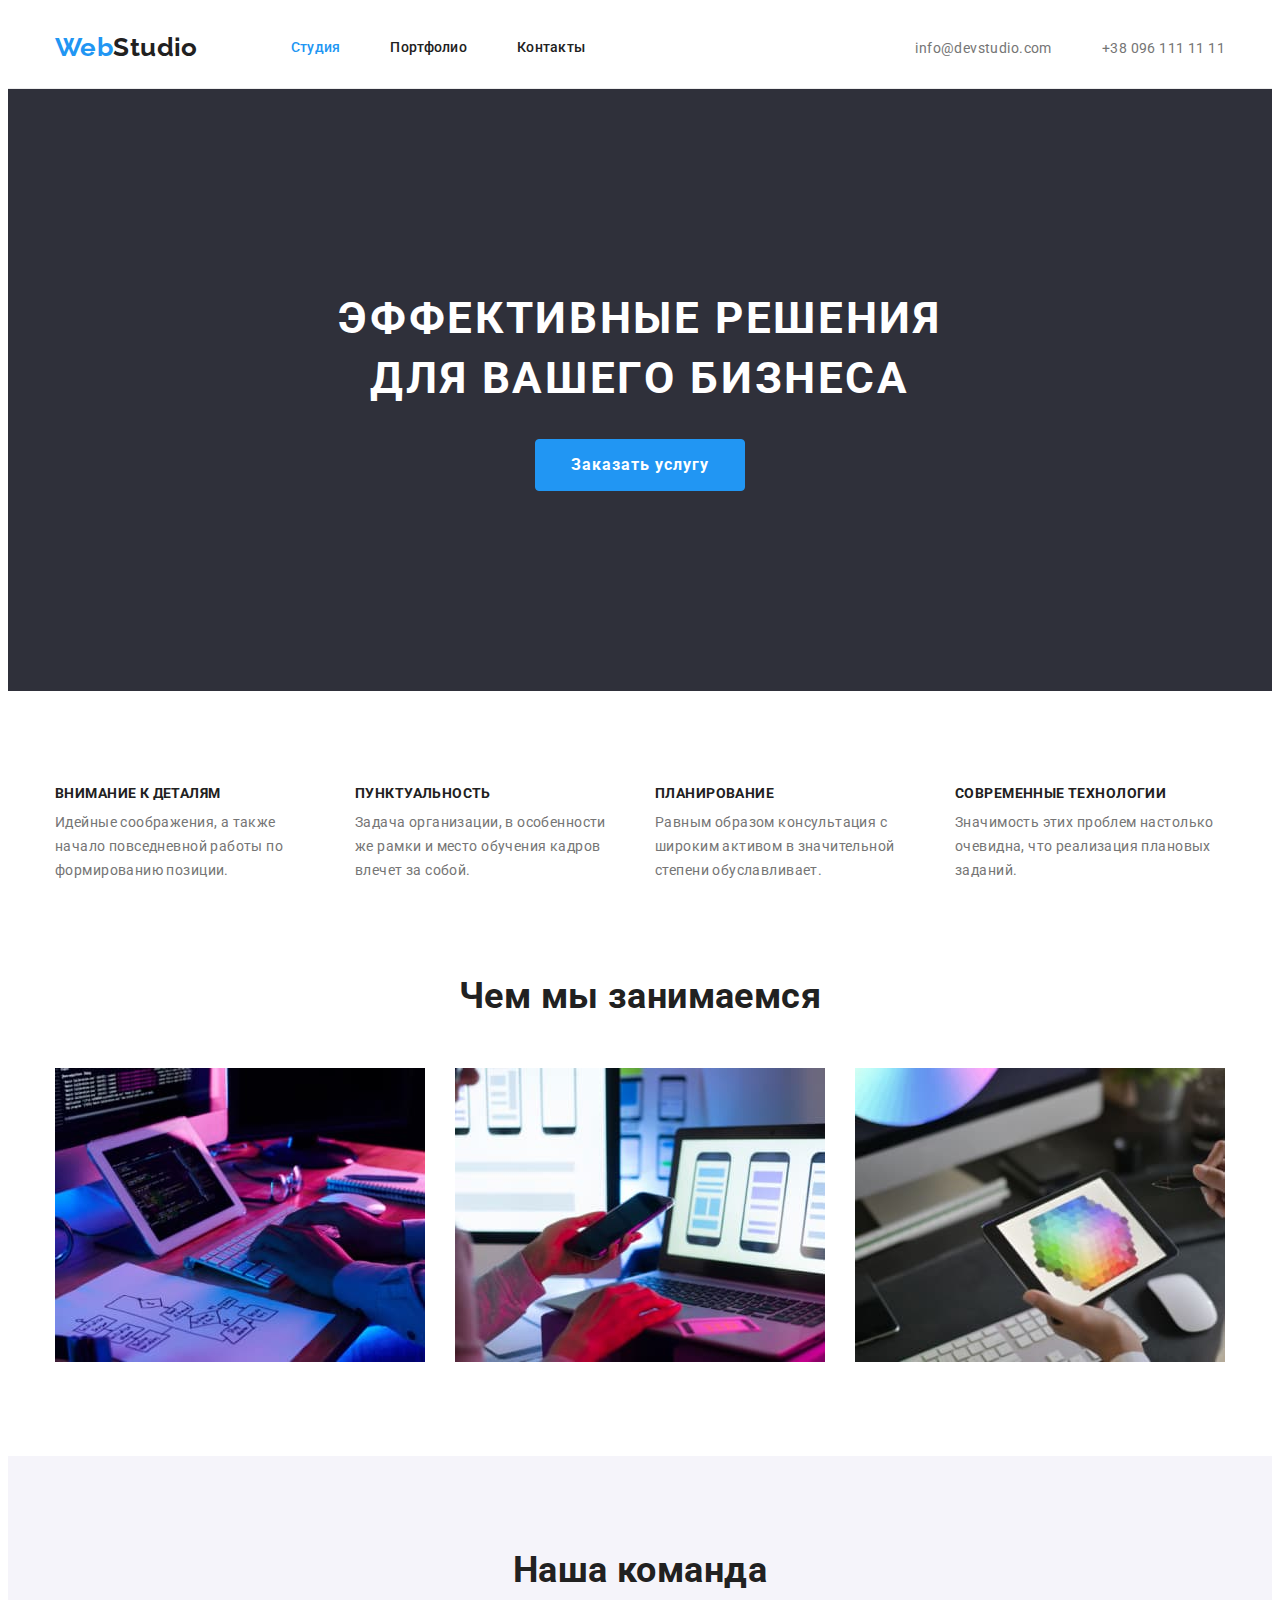
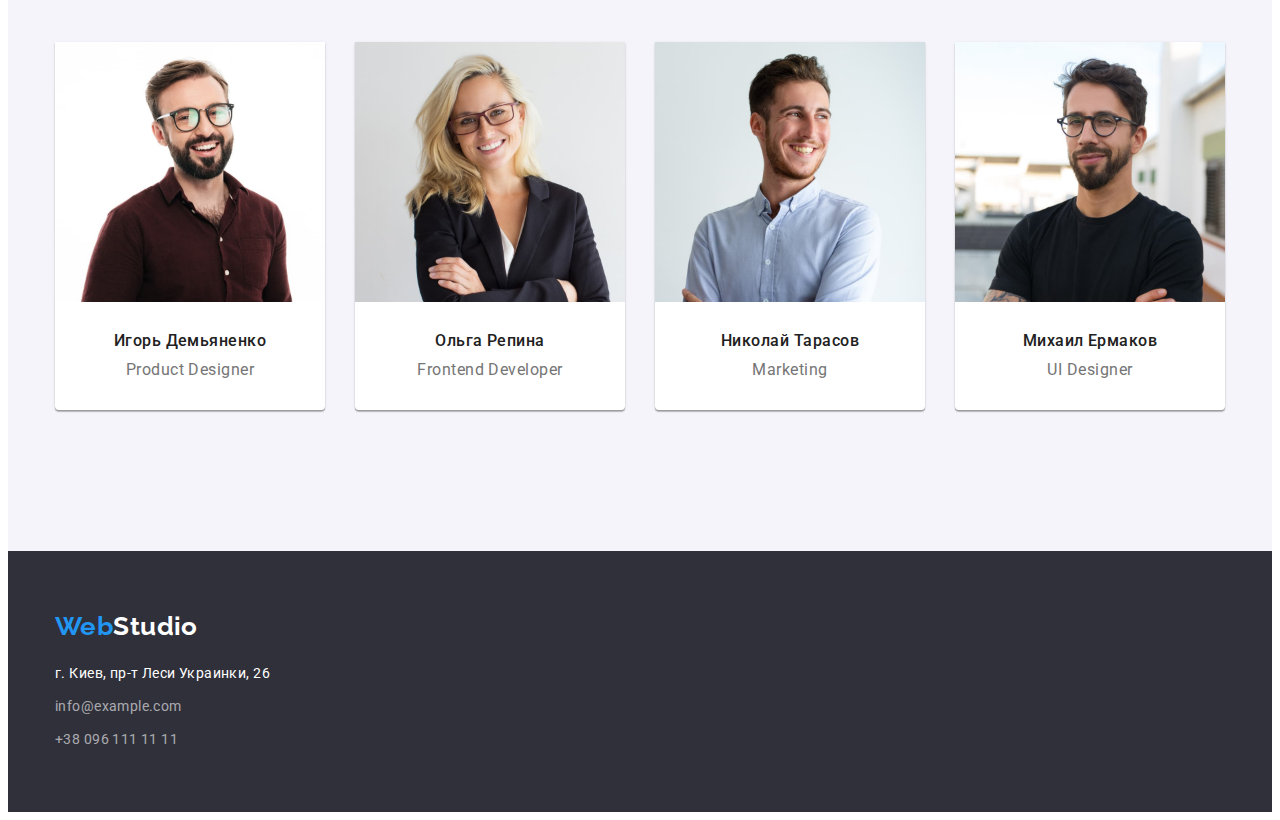
<file: index.html>
<!DOCTYPE html>
<html lang="ru">
<head>
	<meta charset="UTF-8">
	<meta name="viewport" content="width=device-width, initial-scale=1.0">
	<title>Студия</title>
	<link href="https://fonts.googleapis.com/css2?family=Raleway:wght@400;700&family=Roboto:wght@400;500;700;900&display=swap" rel="stylesheet">
	<link rel="stylesheet" href="https://cdnjs.cloudflare.com/ajax/libs/modern-normalize/1.1.0/modern-normalize.min.css" integrity="sha512-wpPYUAdjBVSE4KJnH1VR1HeZfpl1ub8YT/NKx4PuQ5NmX2tKuGu6U/JRp5y+Y8XG2tV+wKQpNHVUX03MfMFn9Q==" crossorigin="anonymous" referrerpolicy="no-referrer" />
	<link rel="stylesheet" href="./css/styles.css">
</head>

<body>
	
	<header class="header">
		<div class="container">
			<a href="" class="logo "><span>Web</span>Studio </a>
		<nav class="header-nav">
			<ul class="header-list list">
				<li class="header-item  "><a class="link currentlink header-top-link " target="_blank" href="./index.html" > Студия</a> </li>
				<li class="header-item "><a class="link header-top-link   " target="_blank" href="./portfolio.html" >Портфолио</a></li>			
				<li><a class="link header-top-link " target="_blank" href="" >Контакты</a></li>
			</ul>
		</nav>	
			<ul class="header-link list">
			<li class="header-item"><a class="header-link-list " href="mailto:info@devstudio.com">info@devstudio.com</a></li>
			<li class="header-item"><a class="header-link-list " href="tel:+380961111111"> +38 096 111 11 11</a></li>
			</ul>
		
		</div>
	</header>
	<main>	
    <section class="business_idea">
		<div class="container">
		<h1 class="idea-title">Эффективные решения для вашего бизнеса</h1>
		<button type="button" class="btn">Заказать услугу</button>
		</div>
	</section>
	<section class="plan section">
		<div class="container">
		<h2 class="visually-hidden">Наши плюсы</h2>
		
		<ul class="plan-list list" >
			<li class="plan-item">
				<h3 class="plan-title">Внимание к деталям</h3>
				<p class="plan-text">Идейные соображения, а также начало повседневной работы по формированию позиции.</p>
			</li>
			<li class="plan-item">
				<h3 class="plan-title">Пунктуальность</h3>
				<p class="plan-text">Задача организации, в особенности же рамки и место обучения кадров влечет за собой.</p>
			</li>
			<li class="plan-item">
				<h3 class="plan-title">Планирование</h3>
				<p class="plan-text">Равным образом консультация с широким активом в значительной степени обуславливает.</p>
			</li>
			<li class="plan-item">
				<h3 class="plan-title">Современные технологии</h3>
				<p class="plan-text">Значимость этих проблем настолько очевидна, что реализация плановых заданий.</p>
			</li>
		</ul>
	</div>
	</section>
	<section class="prise section">
		<div class="container">
		<h2 class="prise-title top-title">Чем мы занимаемся</h2>
	<ul class="prise-list list">
		<li> <img class="prise-image" src="./images/price1.jpg" width="370" alt="верстка сайта"></li>
		<li> <img class="prise-image" src="./images/price2.jpg" width="370" alt="адаптивность сайта"></li>
		<li> <img class="prise-image" src="./images/price3.jpg" width="370" alt="стилизация сайта"></li>
	</ul>
</div>
	</section>
	<section class="our-team section">
		<div class="container">
		<h2 class="team-title top-title">Наша команда</h2>
		<ul class="team-list list">
			
			<li class="our-team-cards">
				<img src="./images/team1.jpg" alt="Игорь Демьяненко" width="270">
				<div class="team-list-text">
				<h3 class="team-title-text"> Игорь Демьяненко</h3>
				<p class="team-text">Product Designer</p>
				</div>
			</li>	
			<li class="our-team-cards">
				<img src="./images/team2.jpg" alt="Ольга Репина" width="270">
				<div class="team-list-text">
				<h3 class="team-title-text">Ольга Репина </h3>
				<p class="team-text">Frontend Developer</p>
				</div>
			</li>
			<li class="our-team-cards">
				<img src="./images/team3.jpg" alt="Николай Тарасов" width="270">
				<div class="team-list-text">
				<h3 class="team-title-text">Николай Тарасов </h3>
				<p class="team-text">Marketing</p>
				</div>
			</li>
			<li class="our-team-cards">
				<img src="./images/team4.jpg" alt="Михаил Ермаков" width="270">
				<div class="team-list-text">
				<h3 class="team-title-text">Михаил Ермаков </h3>
				<p class="team-text">UI Designer</p>
				</div>
			</li>
		</ul>
	</div>
	</section>
	</main>
<footer class="footer">
	<div class="container">
	<a href="" class="logo footer-logo"><span>Web</span>Studio </a>
	<address>
		<ul class="footer-list list">
			<li ><a class="link address footer-link" href="https://bit.ly/3pXMvUd" target="_blank" rel="noopener noreferrer">г. Киев, пр-т
					Леси Украинки, 26</a> </li>
			<li><a class="link footer-address footer-link" href="mailto:info@devstudio.com">info@example.com</a> </li>
			<li><a class="link footer-address footer-link" href="tel:+380961111111">+38 096 111 11 11</a> 
			</li>
			</ul>
	</address>
	</div>
</footer>

</body>
</file>
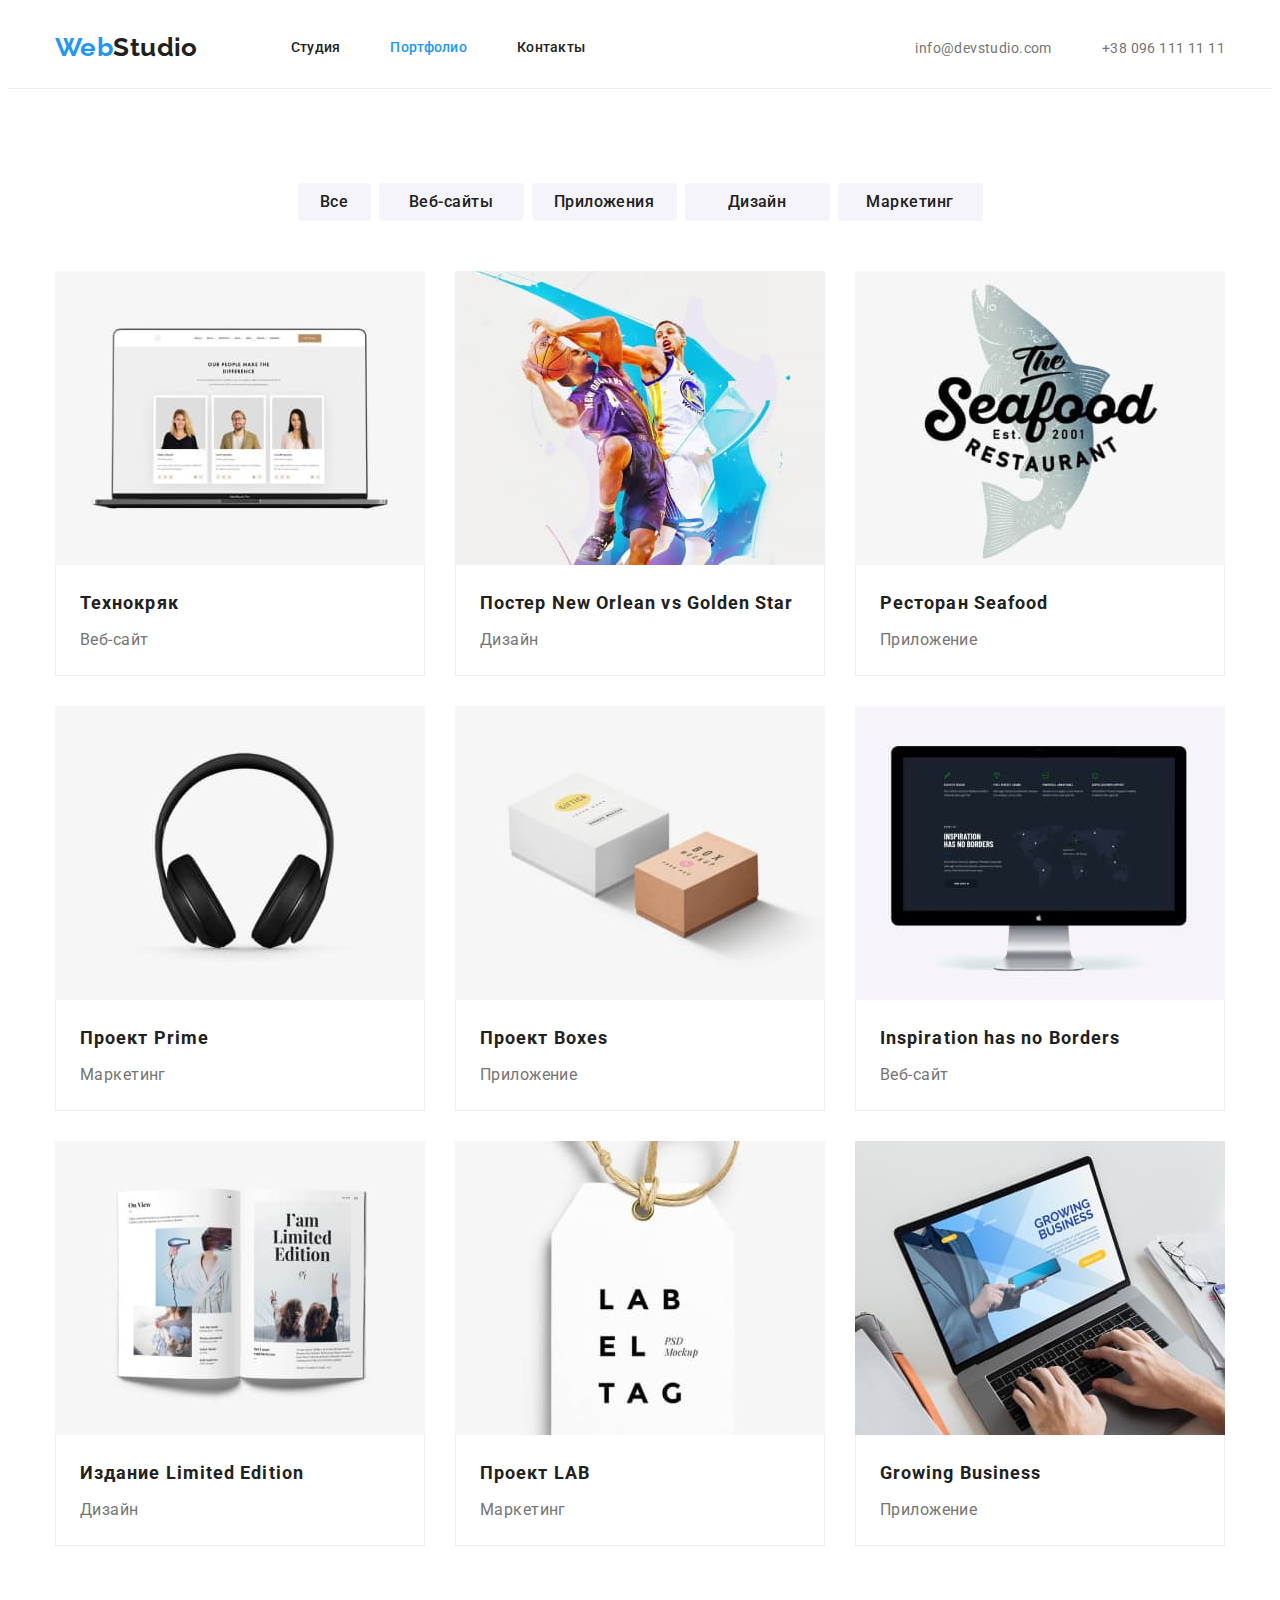
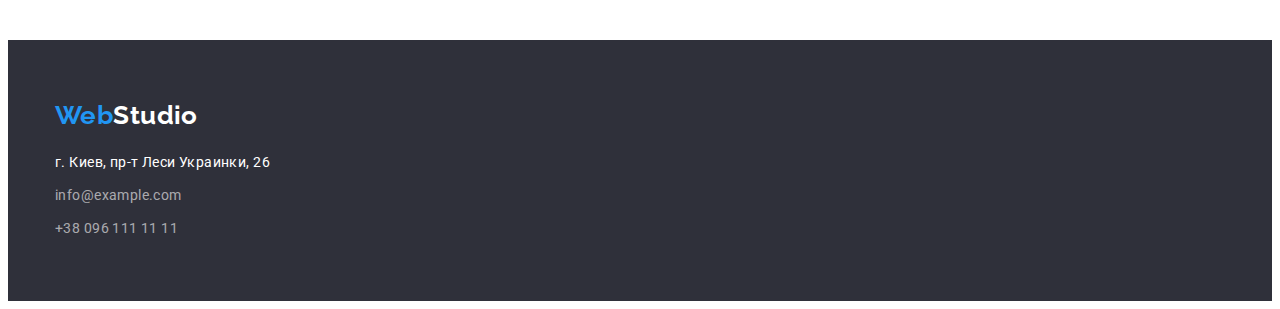
<file: portfolio.html>
<!DOCTYPE html>
<html lang="ru">
<head>
	<meta charset="UTF-8">
	<meta name="viewport" content="width=device-width, initial-scale=1.0">
	<title>Портфолио</title>
	<link href="https://fonts.googleapis.com/css2?family=Raleway:wght@400;700&family=Roboto:wght@400;500;700;900&display=swap" rel="stylesheet">
    <link rel="stylesheet" href="https://cdnjs.cloudflare.com/ajax/libs/modern-normalize/1.1.0/modern-normalize.min.css" integrity="sha512-wpPYUAdjBVSE4KJnH1VR1HeZfpl1ub8YT/NKx4PuQ5NmX2tKuGu6U/JRp5y+Y8XG2tV+wKQpNHVUX03MfMFn9Q==" crossorigin="anonymous" referrerpolicy="no-referrer" />
	<link rel="stylesheet" href="./css/styles.css">
</head>
<body>
    <header class="header">
		<div class="container">
			<a href="" class="logo "><span>Web</span>Studio </a>
		<nav class="header-nav">
			<ul class="header-list list">
				<li class="header-item"><a class="link " target="_blank" href="./index.html" > Студия</a> </li>
				<li class="header-item "><a class="link currentlink " target="_blank" href="./portfolio.html" >Портфолио</a></li>			
				<li><a class="link  " target="_blank" href="" >Контакты</a></li>
			</ul>
		</nav>	
			<ul class="header-link list">
			<li class="header-item"><a class="header-link-list " href="mailto:info@devstudio.com">info@devstudio.com</a></li>
			<li class="header-item"><a class="header-link-list " href="tel:+380961111111"> +38 096 111 11 11</a></li>
			</ul>
		
		</div>
	</header>
<main>
</div>
    <section class="section">
     <div class="container">  
    <h1 class="visually-hidden">Примеры работ</h1>
    
    <ul class=" portfolio-top-list list ">
        <li class="portfolio-item" ><button class="portfolio-btn btn-all" type="button">Все</button></li>
        <li class="portfolio-item" ><button class="portfolio-btn" type="button">Веб-сайты</button></li>
        <li class="portfolio-item" ><button class="portfolio-btn" type="button">Приложения</button></li>
        <li class="portfolio-item" ><button class="portfolio-btn" type="button">Дизайн</button></li>
        <li class="portfolio-item" ><button class="portfolio-btn" type="button">Маркетинг</button></li>
    </ul>

    <ul class="portfolio-list list">
        <li class="potfolio-cards-item"><a class="portfolio-link" href="">
            <img  class="portfolio-image" src="./images/portfolio/portfolio1.jpg" width="370px" alt="примеры работ">
            <div class="portfolio-top-text">
            <h2 class="portfolio-title">Технокряк</h2>
            <p class="portfolio-text">Веб-сайт</p>
            </div>
             </a>
        </li>

        <li class="potfolio-cards-item"><a class="portfolio-link" href="">
            <img  class="portfolio-image"  src="./images/portfolio/portfolio2.jpg" width="370px" alt="примеры работ">
            <div class="portfolio-top-text">
            <h2 class="portfolio-title">Постер New Orlean vs Golden Star</h2>
            <p class="portfolio-text">Дизайн</p>
            </div>
            </a>
        </li>

        <li class="potfolio-cards-item">
            <a class="portfolio-link" href="">
                <img  class="portfolio-image"  src="./images/portfolio/portfolio3.jpg" width="370px" alt="примеры работ">
                <div class="portfolio-top-text">
                <h2 class="portfolio-title">Ресторан Seafood</h2>
                <p class="portfolio-text">Приложение</p>
                </div>
            </a>
        </li>

        <li class="potfolio-cards-item"><a class="portfolio-link" href="">
            <img  class="portfolio-image"  src="./images/portfolio/portfolio4.jpg" width="370px" alt="примеры работ">
            <div class="portfolio-top-text">
            <h2 class="portfolio-title">Проект Prime</h2>
            <p class="portfolio-text">Маркетинг</p>
             </div>
            </a>
        </li>

        <li class="potfolio-cards-item"><a class="portfolio-link" href="">
            <img  class="portfolio-image"  src="./images/portfolio/portfolio5.jpg" width="370px" alt="примеры работ">
            <div class="portfolio-top-text">
            <h2 class="portfolio-title">Проект Boxes</h2>
            <p class="portfolio-text">Приложение</p>
            </div>
            </a>
        </li>

        <li class="potfolio-cards-item"><a class="portfolio-link" href="">
            <img  class="portfolio-image"  src="./images/portfolio/portfolio6.jpg" width="370px" alt="примеры работ">
            <div class="portfolio-top-text">
            <h2 class="portfolio-title">Inspiration has no Borders</h2>
            <p class="portfolio-text">Веб-сайт</p>
            </div>
            </a>
        </li>

        <li class="potfolio-cards-item"><a class="portfolio-link" href=""><img  class="portfolio-image"  src="./images/portfolio/portfolio7.jpg" width="370px" alt="примеры работ"> 
            <div class="portfolio-top-text">
            <h2 class="portfolio-title">Издание Limited Edition</h2>
            <p class="portfolio-text">Дизайн</p>
            </div>
            </a>
        </li>

        <li class="potfolio-cards-item"><a class="portfolio-link" href="">
            <img  class="portfolio-image"  src="./images/portfolio/portfolio8.jpg" width="370px" alt="примеры работ">
            <div class="portfolio-top-text">
                <h2 class="portfolio-title">Проект LAB</h2>
                <p class="portfolio-text">Маркетинг</p>
            </div>
        </a>
        </li>

        <li class="potfolio-cards-item"><a class="portfolio-link" href=""> <img  class="portfolio-image"  src="./images/portfolio/portfolio9.jpg" width="370px" alt="примеры работ">
            <div class="portfolio-top-text">
                <h2 class="portfolio-title"> Growing Business</h2>
                <p class="portfolio-text">Приложение</p>
            </div>
        </a>
        </li>
    </ul>
    </div> 

</section>
</main>
    <footer class="footer">
        <div class="container">
        <a href="" class="logo footer-logo"><span>Web</span>Studio </a>
        <address>
            <ul class="footer-list list">
                <li ><a class="link address" href="https://bit.ly/3pXMvUd" target="_blank" rel="noopener noreferrer">г. Киев, пр-т
                        Леси Украинки, 26</a> </li>
                <li><a class="link footer-address" href="mailto/info@devstudio.com">info@example.com</a> </li>
                <li><a class="link footer-address" href="tel/+380961111111">+38 096 111 11 11</a> </li>
            </ul>
        </address>
        </div>
    </footer>
    
</body>
</file>
<file: css/styles.css>
:root{
  --general-color:#212121;
  --aсcent-color:#2196F3;
  --background-сolor: #2F303A ;
  --text-color:#757575;
  --litter-color-white:#ffffff;

}
*,
*::before,
*::after {
  box-sizing: border-box;
}

p,h1,h2,h3,h4,h5,h6{
  margin:0;
  padding: 0;
}

.section{
  padding-top: 94px;
  padding-bottom: 94px;

}

ul,ol{
  margin: 0;
  padding-left:0;
}

.container{
  width: 1200px;  max-width: 100%;
  margin: 0 auto;
  padding-left: 15px;
  padding-right: 15px;
}

body{
 
  font-family: 'Roboto';
  font-style: normal;
  font-size: 14px;
  letter-spacing: 0.03em;
  color: var(--general-color);
  background-color: var(--litter-color-white);
}
.visually-hidden {
  position: absolute;
  width: 1px;
  height: 1px;
  margin: -1px;
  border: 0;
  padding: 0;
  
  white-space: nowrap;
  clip-path: inset(100%);
  clip: rect(0 0 0 0);
  overflow: hidden;
}
.list{
  list-style: none;
}

.link{
  color: var(--general-color);
  text-decoration: none;
}
.link:hover, 
.link:focus{
  color:var(--aсcent-color) ;
}

.top-title{
font-weight: 700;
font-size: 36px;
line-height: 1.16;
text-align: center;
}


/* --------HEADER-------- */
.logo{
 text-decoration: none;
 font-family: 'Raleway', sans-serif;
font-weight: 700;
font-size: 26px;
line-height: 1.19;
color: var(--general-color);
margin-right: 93px;
padding-top: 24px;
padding-bottom: 25px;

}

.header{
  border-bottom: 1px solid #ECECEC;
}


.header .container{
  display: flex;
  align-items: center;
}

.currentlink{
  color: var(--aсcent-color);
}


span{
  color:var(--aсcent-color) ;
}



.header-list{
  display: flex;
  align-items: center;
font-weight: 500;
color: var(--general-color);
line-height: 1.14;
letter-spacing: 0.02em;


}

.header-top-link{
  padding-top: 32px;
  padding-bottom: 32px;
}

.header-link{
  display: flex;
  margin-left: auto;
  align-items: center;
  
}

.header-link-list{
  font-weight: 500;
  font-weight: normal;
  text-decoration: none;
  color: var(--text-color);
  padding-top: 32px;
  padding-bottom: 32px;
 
}
.header-link-list:hover{
  color: var(--aсcent-color);
}
.header-item:not(:last-child){
  margin-right:50px ;
}

/* ------business_idea------- */
.business_idea{
  background-color:var(--background-сolor) ;
  padding-top: 200px;
  padding-bottom: 200px;}
  

.idea-title{
  font-size: 44px;
  line-height: 1.36;
  text-align: center;
  letter-spacing: 0.06em;
  text-transform: uppercase;
  color: var(--litter-color-white);
  width: 696px;
  margin: 0 auto;
  
 
}
.btn{
  background-color: var(--aсcent-color);
  font-family:inherit ;

font-weight: 700;
font-size: 16px;
line-height: 1.88;

display: flex;
align-items: center;
text-align: center;
letter-spacing: 0.06em;
color: var(--litter-color-white);
padding: 10px 35px;
margin: 30px auto 0;
border: 1px solid var(--aсcent-color);
border-radius: 4px;

}
/* -------PLAN------- */


.plan-item:not(:last-child){
  margin-right: 30px;
}
.plan-list{
  display: flex;
}


.plan-title{
font-weight: 700;
font-size: 14px;
line-height: 16px;
letter-spacing: 0.03em;
text-transform: uppercase;
margin-bottom: 10px;
}

.plan-text{
width: 270px;
font-size: 14px;
line-height: 1.71;

letter-spacing: 0.03em;

color: var(--text-color);
}
/*---------PRISE-----------  */
.prise{
  padding-top: 0;
}

.prise-list{
  display: flex;
  justify-content: space-between;
}

img{
  display: block;
  min-width: 100%;
  height: auto;
}

.prise-title{
  margin-bottom: 50px;
}
/* -----------OUR-TEAM------------ */
.our-team{

  background: #F5F4FA;
}
.team-title{
  margin-bottom: 50px;
}
.team-title-text{
  font-family: 'Roboto';
font-style: normal;
font-weight: 500;
font-size: 16px;
line-height: 1.18;
letter-spacing: 0.03em;
color: var(--general-color);
margin-bottom: 10px;
}

.team-list{
display: flex;
padding-bottom: 47px;

}

.our-team-cards:not(:last-child){
  margin-right: 30px;
}

.our-team-cards{
 
justify-content: space-between;
 
width: 270px;
height: 368px;
left: 515px;
top: 1635px;

background: #FFFFFF;

box-shadow: 0px 1px 3px rgba(0, 0, 0, 0.12), 0px 1px 1px rgba(0, 0, 0, 0.14), 0px 2px 1px rgba(0, 0, 0, 0.2);
border-radius: 0px 0px 4px 4px;
}

 .team-text{
  font-family: 'Roboto';
  font-style: normal;
  font-size: 16px;
  line-height: 1.18;
  letter-spacing: 0.03em;
  color: var(--text-color);
 }
 

.team-list-text{
  padding: 30px 0;
  text-align: center;
}
 /* --------FOOTER------ */
 .footer{
  padding-top: 60px;
  padding-bottom: 60px;
  background: var(--background-сolor);
}
.footer-logo{
color: var(--litter-color-white);
padding-top:60px;

}
.footer-link:not(:last-child){
  margin-bottom: 9px;
}



.footer-list{
  margin-top: 20px;
  
}

.footer-address{
font-size: 14px;
line-height: 1.71;
letter-spacing: 0.03em;
color: rgba(255, 255, 255, 0.6);
}

.address{
  font-style:normal;
font-size: 14px;
line-height: 1.71;
letter-spacing: 0.03em;

color: var(--litter-color-white);
}

.footer-address{
  display: block;
  margin-top: 9px;
  font-style:normal;
}

/* -------------PORTFOLIO--------------------- */

.portfolio-top-list{
  display: flex;
  justify-content: center;
  margin-bottom:50px;
}
.portfolio-item:not(:last-child){
  margin-right: 8px;
  
}
.portfolio-btn.btn-all{
width: 73px;
height: 38px;
left: 495px;
top: 174px;
  
  font-family: 'Roboto';
  font-style: normal;
  font-weight: 500;
  font-size: 16px;
  line-height: 1.62px;
  
  text-align: center;
  letter-spacing: 0.03em;
}
.portfolio-btn{
  cursor: pointer;
font-family: inherit;
font-style: normal;
font-weight: 500;
font-size: 16px;
line-height: 1.62;
letter-spacing: 0.03em;
color:var(--general-color);
background: #F5F4FA;
border-radius: 4px;
border: #F5F4FA ;
width: 145px;
height: 38px;
left: 712px;
top: 174px;
}

.portfolio-btn:hover{
  color: var(--litter-color-white);
  background-color: var(--aсcent-color);
}
.portfolio-btn:focus{
  color: var(--litter-color-white);
  background-color: var(--aсcent-color);
}
 .portfolio-link{
  text-decoration: none;
  color: var(--general-color);
}

.portfolio-title{

font-weight: 700;
font-size: 18px;
line-height: 2;
letter-spacing: 0.06em;
color:var(--general-color)
}
.portfolio-top-text{
  display: block;
  padding: 20px 24px;
  border-right:1px solid #EEEEEE; 
  border-bottom: 1px solid #EEEEEE;
  border-left: 1px solid #EEEEEE;
}

.portfolio-text{
margin-top: 4px;
font-size: 16px;
line-height: 1.88;
color: var(--text-color);
}
.portfolio-list{
  display: flex;
 flex-wrap: wrap;
 margin-right: -30px;
  margin-top: -30px;
}
.potfolio-cards-item{
  margin-top: 30px;
  margin-right: 30px;
  flex-basis: calc((100% - 90px) / 3);

}
</file>
